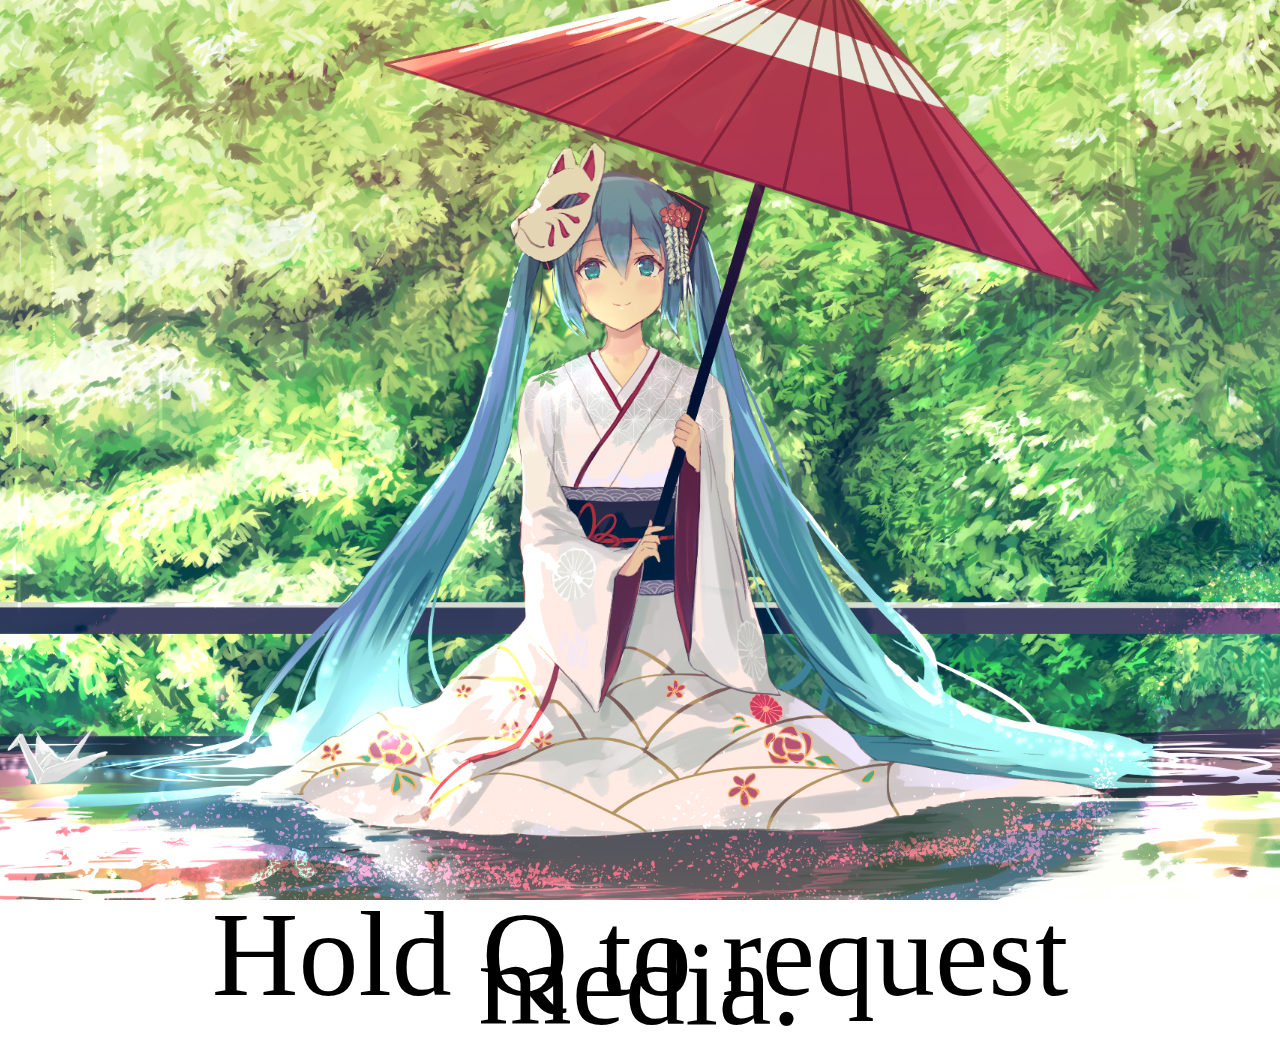
<file: index.html>
<!DOCTYPE html>
<html>

<head>
	<title>Cinema Default Page</title>
</head>

<body>

	<!--
		Landing page for Garry's Mod Cinema gamemode
		This webpage appears during the idle theater state
		while there are no videos queued to play. 
	-->

	<div id="content" class="welcome-page">

		<!-- Curtains -->
		<div class="right-curtain"></div>
		<div class="left-curtain"></div>
		<div class="top-curtain"></div>

		<!-- Welcome header -->
		<div class="header-container">
			<div class="welcome"></div>
		</div>

		<!-- Information -->
		<div class="info-container">

			<div class="info">Hold Q to request media.
			</div>

		</div>

		<!-- Footer -->
		<div class="footer-container"></div>

	</div>

	<link rel="stylesheet" href="css/style.css" type="text/css">
</body>

</html>
</file>
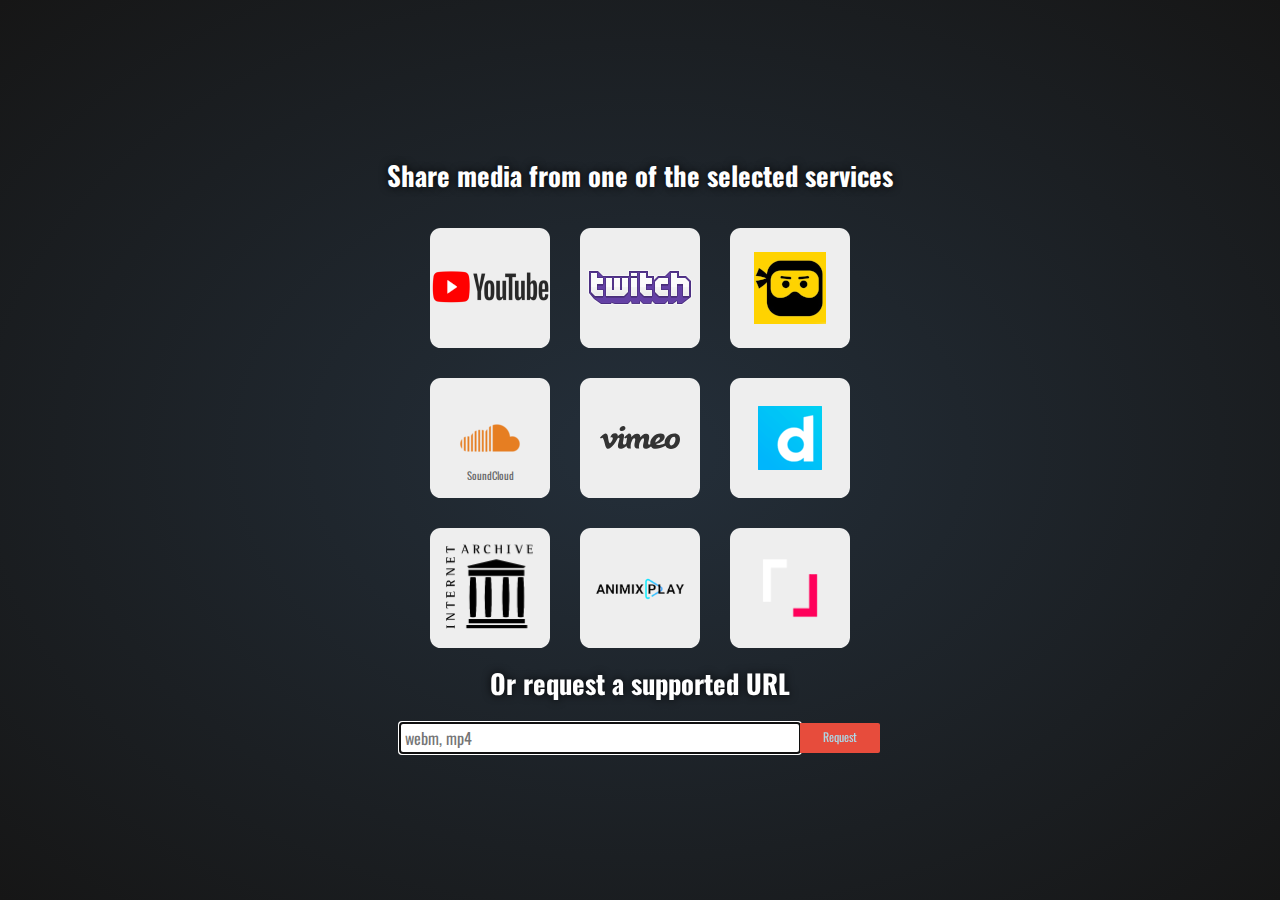
<file: search/index.html>
<!doctype html>
<html>

<head>
    <meta charset="utf-8">
    <link rel="stylesheet" href="./styles/request.css">
</head>

<body>

    <div style="position:absolute;top:0;left:0;right:0;bottom:0;">
        <section class="content-container">

            <h1>Share media from one of the selected services</h1>

            <div class="services">

                <span class="media-service logo-youtube" data-href="https://www.youtube.com/"
                    onclick="selectService(this);" onmouseover="hoverService();">&nbsp;</span>

                <span class="media-service subtext logo-twitch" data-href="https://www.twitch.tv/"
                    onclick="selectService(this);" onmouseover="hoverService();">&nbsp;</span>

                <span class="media-service subtext logo-dlive" data-href="https://www.dlive.tv/"
                    onclick="selectService(this);" onmouseover="hoverService();">&nbsp;</span>

                <span class="media-service subtext logo-soundcloud" data-href="https://soundcloud.com/discover"
                    onclick="selectService(this);" onmouseover="hoverService();">SoundCloud</span>

                <span class="media-service subtext logo-vimeo" data-href="https://vimeo.com/watch"
                    onclick="selectService(this);" onmouseover="hoverService();">&nbsp;</span>

                <span class="media-service subtext logo-dailymotion" data-href="https://www.dailymotion.com/"
                    onclick="selectService(this);" onmouseover="hoverService();">&nbsp;</span>

                <span class="media-service subtext logo-archive" data-href="https://archive.org/details/movies"
                    onclick="selectService(this);" onmouseover="hoverService();">&nbsp;</span>

                <span class="media-service subtext logo-animix" data-href="https://animixplay.to/"
                    onclick="selectService(this);" onmouseover="hoverService();">&nbsp;</span>
                
                 <span class="media-service subtext logo-moe" data-href="https://listen.moe/"
                    onclick="selectService(this);" onmouseover="hoverService();">&nbsp;</span>

            </div>

            <div class="url-container">
                <h1 class="url-notice">Or request a supported URL</h1>
                <input id="urlinput" type="text" class="url-input" placeholder="webm, mp4" autofocus="true"
                    onkeydown="onUrlKeyDown(event);"><a href="javascript:requestUrl();" class="url-submit">Request</a>
            </div>

        </section>
    </div>

    <link href="https://fonts.googleapis.com/css?family=Oswald" rel="stylesheet">

    <script src="./scripts/request.js"></script>

</body>

</html>
</file>
<file: css/style.css>
html,body,div,span,applet,object,iframe,h1,h2,h3,h4,h5,h6,p,blockquote,pre,a,abbr,acronym,address,big,cite,code,del,dfn,em,img,ins,kbd,q,s,samp,small,strike,strong,sub,sup,tt,var,b,u,i,center,dl,dt,dd,ol,ul,li,fieldset,form,label,legend,table,caption,tbody,tfoot,thead,tr,th,td,article,aside,canvas,details,embed,figure,figcaption,footer,header,hgroup,menu,nav,output,ruby,section,summary,time,mark,audio,video{border:0;font-size:100%;font:inherit;vertical-align:baseline;margin:0;padding:0}article,aside,details,figcaption,figure,footer,header,hgroup,menu,nav,section{display:block}body{line-height:1}ol,ul{list-style:none}blockquote,q{quotes:none}blockquote:before,blockquote:after,q:before,q:after{content:none}table{border-collapse:collapse;border-spacing:0}
html, body {
	overflow: hidden;
	width: 100%;
	height: 100%;
}
body {
	background-image: url(../images/request2.png);
	background-repeat: no-repeat;
	background-position: center;
	width: 100%;
	height: 100%;
	background-size: cover;
        color: white;
}
.welcome-page {
	width: 100%;
	height: 100%;
}
.header-container {
	position: absolute;
	top: 85px;
	left: 0;
	right: 0;
	height: 200px;
	display: -webkit-box;
	-webkit-box-pack: center;
	-webkit-box-align: center;
	-webkit-box-orient: vertical;
}
.info-container {
	position: absolute;
	top: 900px;
	left: 140px;
	right: 140px;
	bottom: 120px;
	padding: 40px;
	font-size: 40pt;
	display: -webkit-box;
	-webkit-box-pack: start;
	-webkit-box-align: center;
	-webkit-box-orient: vertical;
}
.footer-container {
	position: absolute;
	height: 120px;
	left: 0;
	right: 0;
	bottom: 0;
	display: -webkit-box;
	-webkit-box-pack: center;
	-webkit-box-align: center;
	-webkit-box-orient: vertical;
}

.info {
	font-size: 90pt;
	padding-bottom: 20px;
	text-align: center;
	line-height: 22pt;

    
          
            
    

          
    
    
  
	color: black;
}
.info.warning {
	color: red;
	font-weight: bold;
	font-style: italic;
	font-size: 22pt;
	line-height: 32pt;
}
</file>
<file: search/styles/request.css>
@import "./lib/normalize.css";
html,
body {
	width: 100%;
	height: 100%;
	margin: 0;
	padding: 0;
}
* {
	-webkit-box-sizing: border-box;
	box-sizing: border-box;
}
*::selection {
	background: rgba(255, 255, 255, 0.11);
}
body {
	background: -webkit-radial-gradient(
		center,
		ellipse cover,
		#242f3a 0%,
		#161616 100%
	);
	color: white;
	font-family: "Oswald", sans-serif;
}
.content-container {
	width: 100%;
	height: 100%;
	display: -webkit-box;
	-webkit-box-orient: vertical;
	-webkit-box-align: center;
	-webkit-box-pack: center;
	overflow: auto;
}
h1 {
	font-size: 20pt;
	text-shadow: 0px 0px 8px rgba(0, 0, 0, 0.88);
}
.services {
	text-align: center;
	font-size: 0;
	max-width: 540px;
}
.services:after {
	content: "";
	display: table;
	clear: both;
}
.services > .media-service {
	width: 120px;
	height: 120px;
	margin: 15px;
	display: inline-block;
	background-color: #eee;
	background-repeat: no-repeat;
	background-position: center center;
	border-radius: 8pt;
	font-size: 8pt;
	line-height: 194px;
	cursor: pointer;
	color: transparent;
}
.services > .media-service:hover {
	box-shadow: 0px 10px 33px rgba(0, 0, 0, 0.66);
}
.services > .media-service.subtext {
	color: #666;
}
.logo-youtube {
	background-image: url(../images/logos/youtube.png);
}
.logo-twitch {
	background-image: url(../images/logos/twitch.png);
}
.logo-dlive {
	background-image: url(../images/logos/dlive.png);
}
.logo-soundcloud {
	background-image: url(../images/logos/soundcloud.png);
}
.logo-vimeo {
	background-image: url(../images/logos/vimeo.svg);
	background-size: 80px;
}
.logo-dailymotion {
	background-image: url(../images/logos/dailymotion.png);
}
.logo-archive {
	background-image: url(../images/logos/archive.png);
}
.logo-animix {
	background-image: url(../images/logos/animixplay.png);
	background-size: 90px;
}
.logo-moe {
	background-image: url(../images/logos/moe.png);
	background-size: 60px;
}
.notice {
	text-align: center;
	color: rgba(255, 255, 255, 0.44);
	line-height: 16pt;
}
.notice a,
.notice a:visited,
.notice a:hover {
	color: rgba(0, 139, 253, 0.88);
}
.notice a:hover {
	text-decoration: none;
}
.url-notice {
	margin: 0 0 20px 0;
}
.url-container {
	width: 480px;
	text-align: center;
	margin-bottom: 10px;
}
.url-input {
	color: #000;
	left: 0;
	padding: 5px;
	height: 30px;
	width: 400px;
	float: left;
	z-index: 2;
	border: none;
	border-radius: 2px 0 0 2px;
}
.url-submit {
	display: inline-block;
	float: left;
	width: 80px;
	height: 30px;
	padding: 5px;
	background: #e74c3c;
	color: white;
	line-height: 18px;
	text-decoration: none;
	text-align: center;
	font-size: 12px;
	border: none;
	border-radius: 0 2px 2px 0;
}
.url-submit:hover {
	background: #c0392b;
}
.url-submit:active {
	background: #e74c3c;
}
@media all and (max-width: 730px) {
	.media-service {
		margin: 10px;
	}
}
@media all and (max-width: 570px) {
	h1 {
		font-size: 14pt;
	}
	.media-service {
		margin: 2px;
		width: 110px;
		height: 110px;
	}
}
a[href] {
	color: lightblue;
}
</file>
